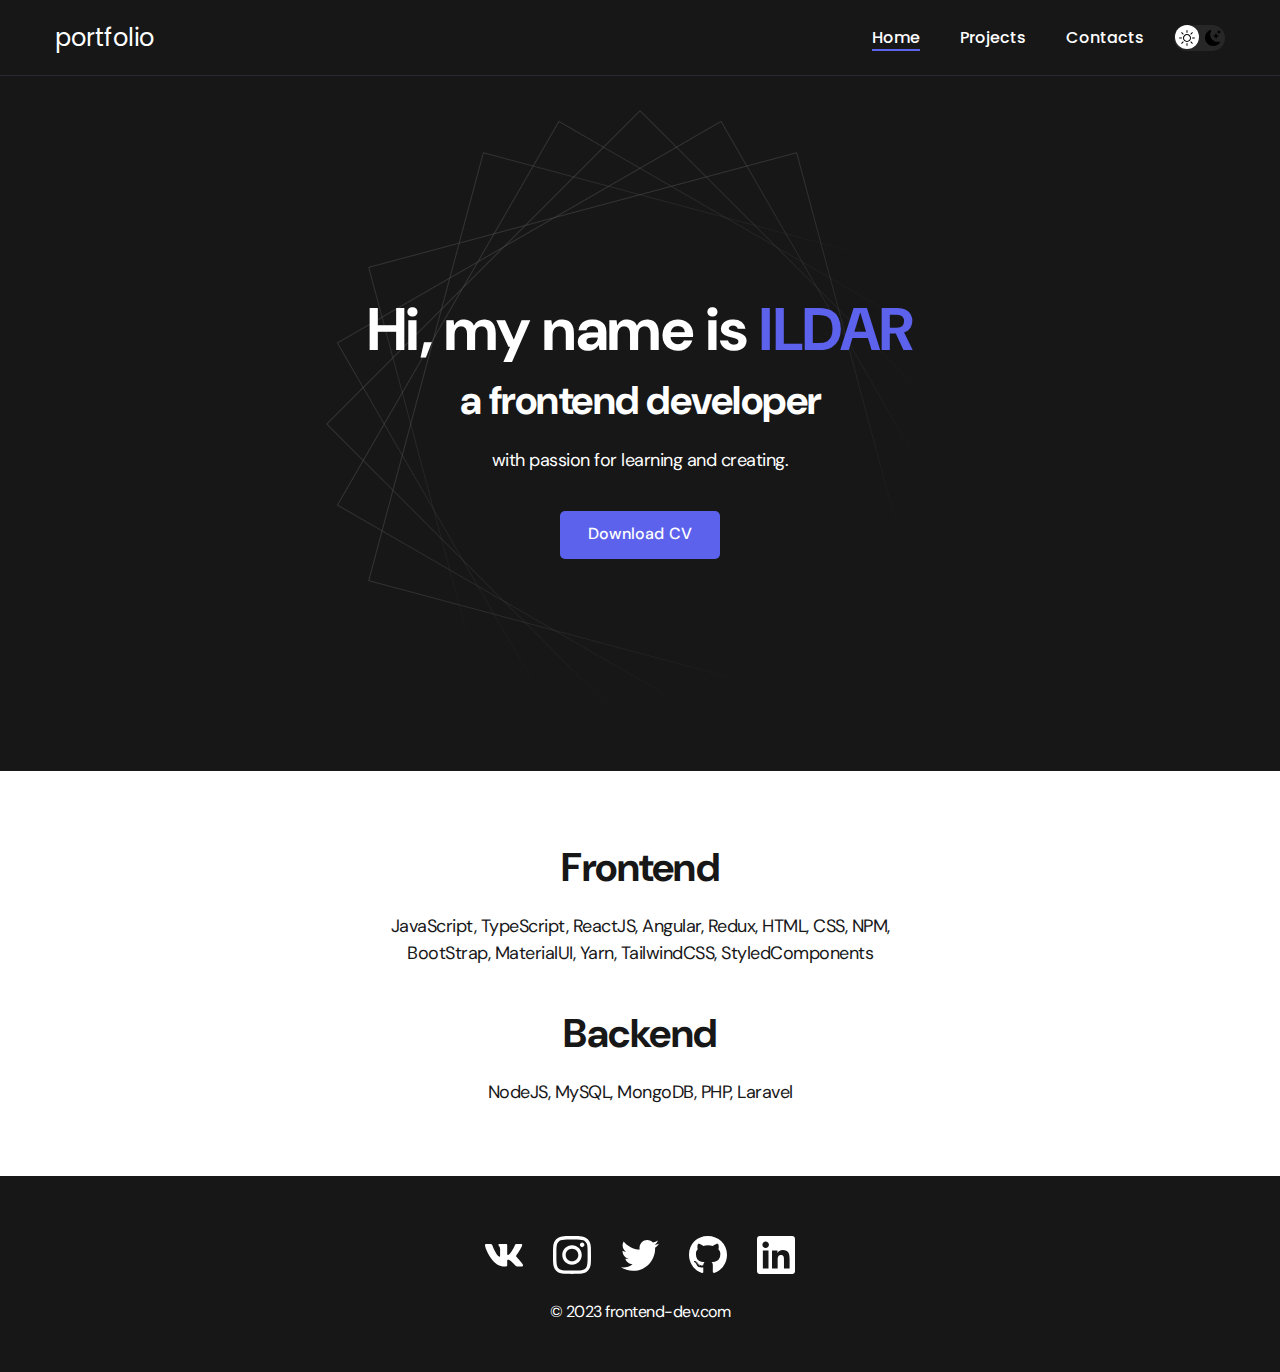
<file: index.html>
<!DOCTYPE html>
<html lang="en">
    <head>
        <meta charset="UTF-8" />
        <meta http-equiv="X-UA-Compatible" content="IE=edge" />
        <meta name="viewport" content="width=device-width, initial-scale=1.0" />
        <title>Portfolio - JS</title>
        <link rel="stylesheet" href="./css/main.css" />
    </head>
    <body>
        <nav class="nav">
            <div class="container">
                <div class="nav-row">
                    <a href="./index.html" class="logo">portfolio</a>

                    <ul class="nav-list">
                        <li class="nav-list__item">
                            <a
                                href="./index.html"
                                class="nav-list__link nav-list__link--active"
                                >Home</a
                            >
                        </li>
                        <li class="nav-list__item">
                            <a href="./projects.html" class="nav-list__link"
                                >Projects</a
                            >
                        </li>
                        <li class="nav-list__item">
                            <a href="./contacts.html" class="nav-list__link"
                                >Contacts</a
                            >
                        </li>
                    </ul>

                    <button class="button">
                        <img class="test-1" src="./img/icons/sun.svg" alt="" />
                        <img class="test-2" src="./img/icons/moon.svg" alt="" />
                    </button>
                </div>
            </div>
        </nav>

        <header class="header">
            <div class="header__wrapper">
                <h1 class="header__title">
                    <strong>Hi, my name is <em>ILDAR</em></strong
                    ><br />
                    a frontend developer
                </h1>
                <div class="header__text">
                    <p>with passion for learning and creating.</p>
                </div>
                <a href="#!" class="btn">Download CV</a>
            </div>
        </header>

        <main class="section">
            <div class="container">
                <ul class="content-list">
                    <li class="content-list__item">
                        <h2 class="title-2">Frontend</h2>
                        <p>
                            JavaScript, TypeScript, ReactJS, Angular, Redux,
                            HTML, CSS, NPM, BootStrap, MaterialUI, Yarn,
                            TailwindCSS, StyledComponents
                        </p>
                    </li>
                    <li class="content-list__item">
                        <h2 class="title-2">Backend</h2>
                        <p>NodeJS, MySQL, MongoDB, PHP, Laravel</p>
                    </li>
                </ul>
            </div>
        </main>

        <footer class="footer">
            <div class="container">
                <div class="footer__wrapper">
                    <ul class="social">
                        <li class="social__item">
                            <a href="#!"
                                ><img src="./img/icons/vk.svg" alt="Link"
                            /></a>
                        </li>
                        <li class="social__item">
                            <a href="#!"
                                ><img
                                    src="./img/icons/instagram.svg"
                                    alt="Link"
                            /></a>
                        </li>
                        <li class="social__item">
                            <a href="#!"
                                ><img src="./img/icons/twitter.svg" alt="Link"
                            /></a>
                        </li>
                        <li class="social__item">
                            <a href="#!"
                                ><img src="./img/icons/gitHub.svg" alt="Link"
                            /></a>
                        </li>
                        <li class="social__item">
                            <a href="#!"
                                ><img src="./img/icons/linkedIn.svg" alt="Link"
                            /></a>
                        </li>
                    </ul>
                    <div class="copyright">
                        <p>© 2023 frontend-dev.com</p>
                    </div>
                </div>
            </div>
        </footer>

        <script src="./js/main.js"></script>
    </body>
</html>
</file>
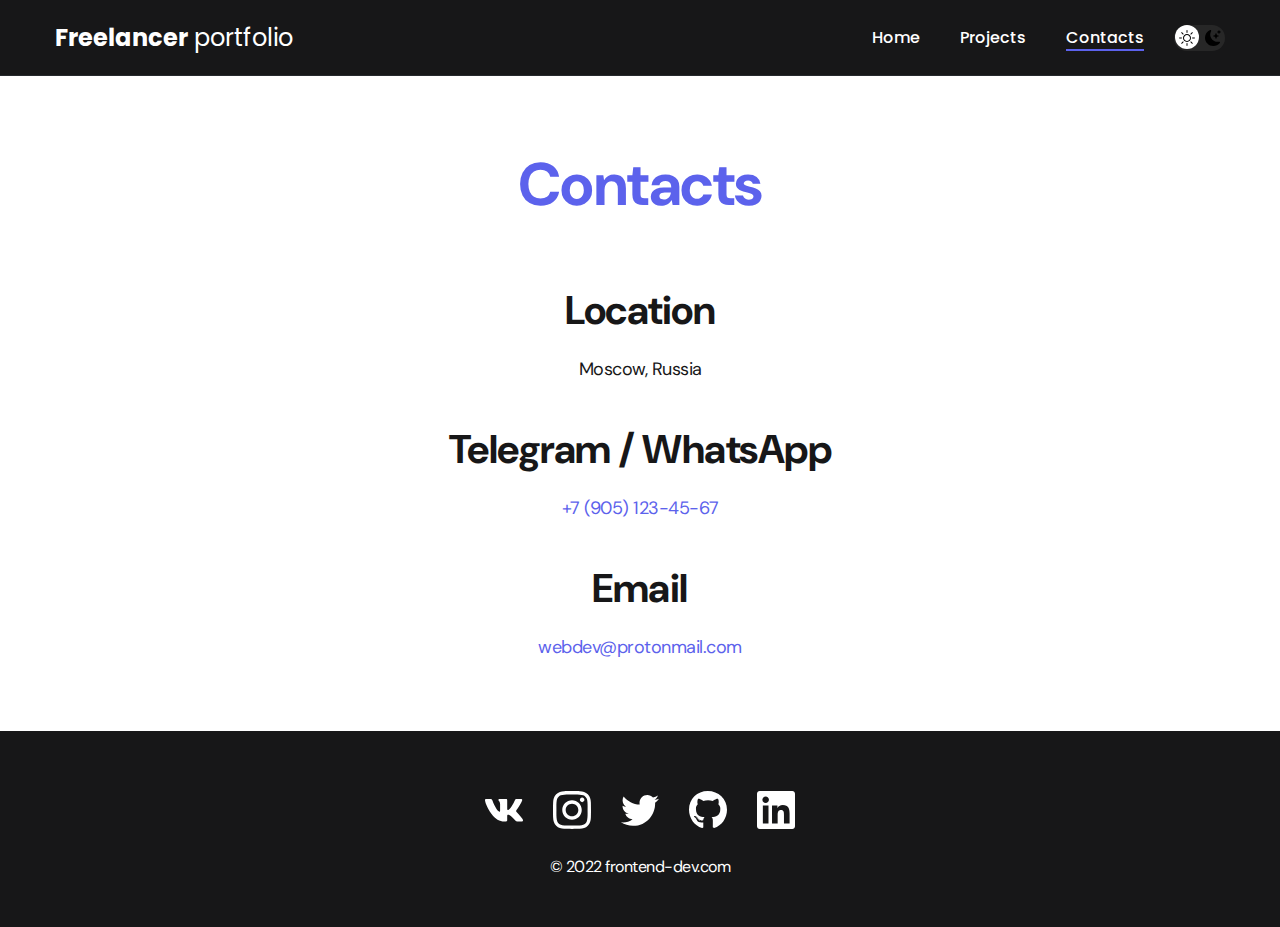
<file: contacts.html>
<!DOCTYPE html>
<html lang="en">
    <head>
        <meta charset="UTF-8" />
        <meta http-equiv="X-UA-Compatible" content="IE=edge" />
        <meta name="viewport" content="width=device-width, initial-scale=1.0" />
        <title>Freelancer portfolio</title>
        <link rel="stylesheet" href="./css/main.css" />
    </head>
    <body>
        <nav class="nav">
            <div class="container">
                <div class="nav-row">
                    <a href="./index.html" class="logo"
                        ><strong>Freelancer</strong> portfolio</a
                    >

                    <ul class="nav-list">
                        <li class="nav-list__item">
                            <a href="./index.html" class="nav-list__link"
                                >Home</a
                            >
                        </li>
                        <li class="nav-list__item">
                            <a href="./projects.html" class="nav-list__link"
                                >Projects</a
                            >
                        </li>
                        <li class="nav-list__item">
                            <a
                                href="./contacts.html"
                                class="nav-list__link nav-list__link--active"
                                >Contacts</a
                            >
                        </li>
                    </ul>

                    <button class="button">
                        <img src="./img/icons/sun.svg" alt="" />
                        <img src="./img/icons/moon.svg" alt="" />
                    </button>
                </div>
            </div>
        </nav>

        <main class="section">
            <div class="container">
                <h1 class="title-1">Contacts</h1>

                <ul class="content-list">
                    <li class="content-list__item">
                        <h2 class="title-2">Location</h2>
                        <p>Moscow, Russia</p>
                    </li>
                    <li class="content-list__item">
                        <h2 class="title-2">Telegram / WhatsApp</h2>
                        <p><a href="tel:+79051234567">+7 (905) 123-45-67</a></p>
                    </li>
                    <li class="content-list__item">
                        <h2 class="title-2">Email</h2>
                        <p>
                            <a href="mailto:webdev@protonmail.com"
                                >webdev@protonmail.com</a
                            >
                        </p>
                    </li>
                </ul>
            </div>
        </main>

        <footer class="footer">
            <div class="container">
                <div class="footer__wrapper">
                    <ul class="social">
                        <li class="social__item">
                            <a href="#!"
                                ><img src="./img/icons/vk.svg" alt="Link"
                            /></a>
                        </li>
                        <li class="social__item">
                            <a href="#!"
                                ><img
                                    src="./img/icons/instagram.svg"
                                    alt="Link"
                            /></a>
                        </li>
                        <li class="social__item">
                            <a href="#!"
                                ><img src="./img/icons/twitter.svg" alt="Link"
                            /></a>
                        </li>
                        <li class="social__item">
                            <a href="#!"
                                ><img src="./img/icons/gitHub.svg" alt="Link"
                            /></a>
                        </li>
                        <li class="social__item">
                            <a href="#!"
                                ><img src="./img/icons/linkedIn.svg" alt="Link"
                            /></a>
                        </li>
                    </ul>
                    <div class="copyright">
                        <p>© 2022 frontend-dev.com</p>
                    </div>
                </div>
            </div>
        </footer>

        <script src="./js/main.js"></script>
    </body>
</html>
</file>
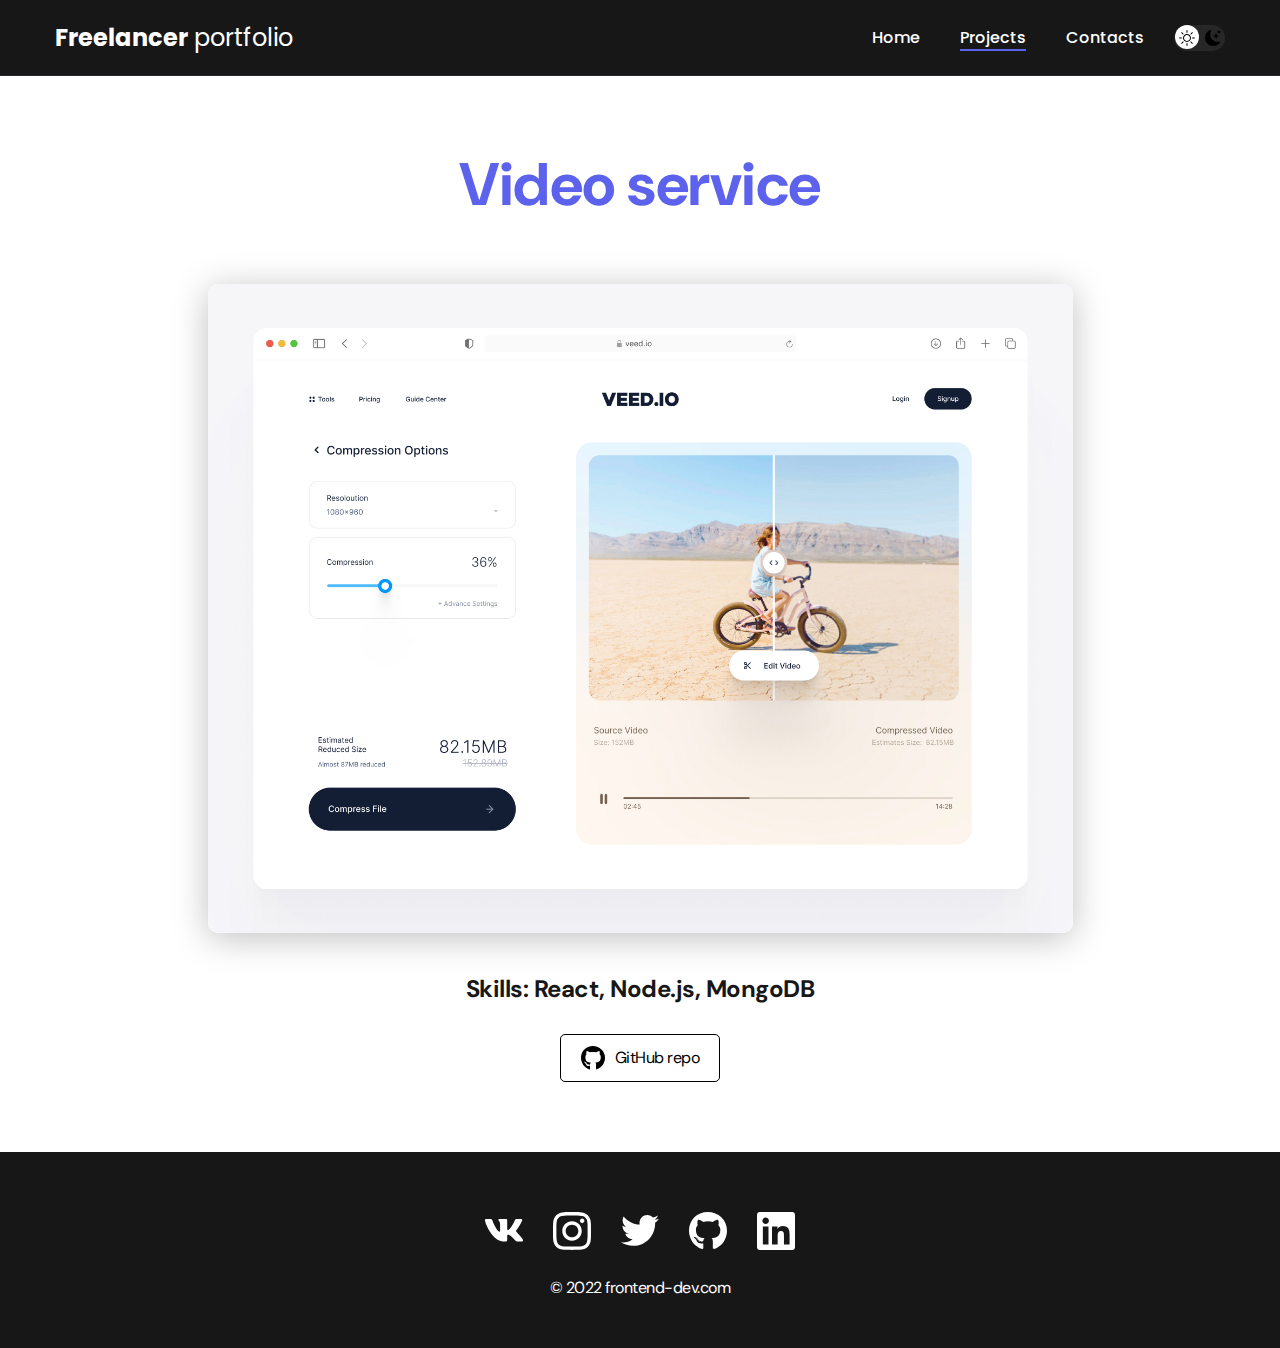
<file: project-page.html>
<!DOCTYPE html>
<html lang="en">
    <head>
        <meta charset="UTF-8" />
        <meta http-equiv="X-UA-Compatible" content="IE=edge" />
        <meta name="viewport" content="width=device-width, initial-scale=1.0" />
        <title>Freelancer portfolio</title>
        <link rel="stylesheet" href="./css/main.css" />
    </head>
    <body>
        <nav class="nav">
            <div class="container">
                <div class="nav-row">
                    <a href="./index.html" class="logo"
                        ><strong>Freelancer</strong> portfolio</a
                    >

                    <ul class="nav-list">
                        <li class="nav-list__item">
                            <a href="./index.html" class="nav-list__link"
                                >Home</a
                            >
                        </li>
                        <li class="nav-list__item">
                            <a
                                href="./projects.html"
                                class="nav-list__link nav-list__link--active"
                                >Projects</a
                            >
                        </li>
                        <li class="nav-list__item">
                            <a href="./contacts.html" class="nav-list__link"
                                >Contacts</a
                            >
                        </li>
                    </ul>
                    <button class="button">
                        <img src="./img/icons/sun.svg" alt="" />
                        <img src="./img/icons/moon.svg" alt="" />
                    </button>
                </div>
            </div>
        </nav>

        <main class="section">
            <div class="container">
                <div class="project-details">
                    <h1 class="title-1">Video service</h1>

                    <img
                        src="./img/projects/02-big.jpg"
                        alt=""
                        class="project-details__cover"
                    />

                    <div class="project-details__desc">
                        <p>Skills: React, Node.js, MongoDB</p>
                    </div>

                    <a href="#!" class="btn-outline">
                        <img src="./img/icons/gitHub-black.svg" alt="" />
                        GitHub repo
                    </a>
                </div>
            </div>
        </main>

        <footer class="footer">
            <div class="container">
                <div class="footer__wrapper">
                    <ul class="social">
                        <li class="social__item">
                            <a href="#!"
                                ><img src="./img/icons/vk.svg" alt="Link"
                            /></a>
                        </li>
                        <li class="social__item">
                            <a href="#!"
                                ><img
                                    src="./img/icons/instagram.svg"
                                    alt="Link"
                            /></a>
                        </li>
                        <li class="social__item">
                            <a href="#!"
                                ><img src="./img/icons/twitter.svg" alt="Link"
                            /></a>
                        </li>
                        <li class="social__item">
                            <a href="#!"
                                ><img src="./img/icons/gitHub.svg" alt="Link"
                            /></a>
                        </li>
                        <li class="social__item">
                            <a href="#!"
                                ><img src="./img/icons/linkedIn.svg" alt="Link"
                            /></a>
                        </li>
                    </ul>
                    <div class="copyright">
                        <p>© 2022 frontend-dev.com</p>
                    </div>
                </div>
            </div>
        </footer>

        <script src="./js/main.js"></script>
    </body>
</html>
</file>
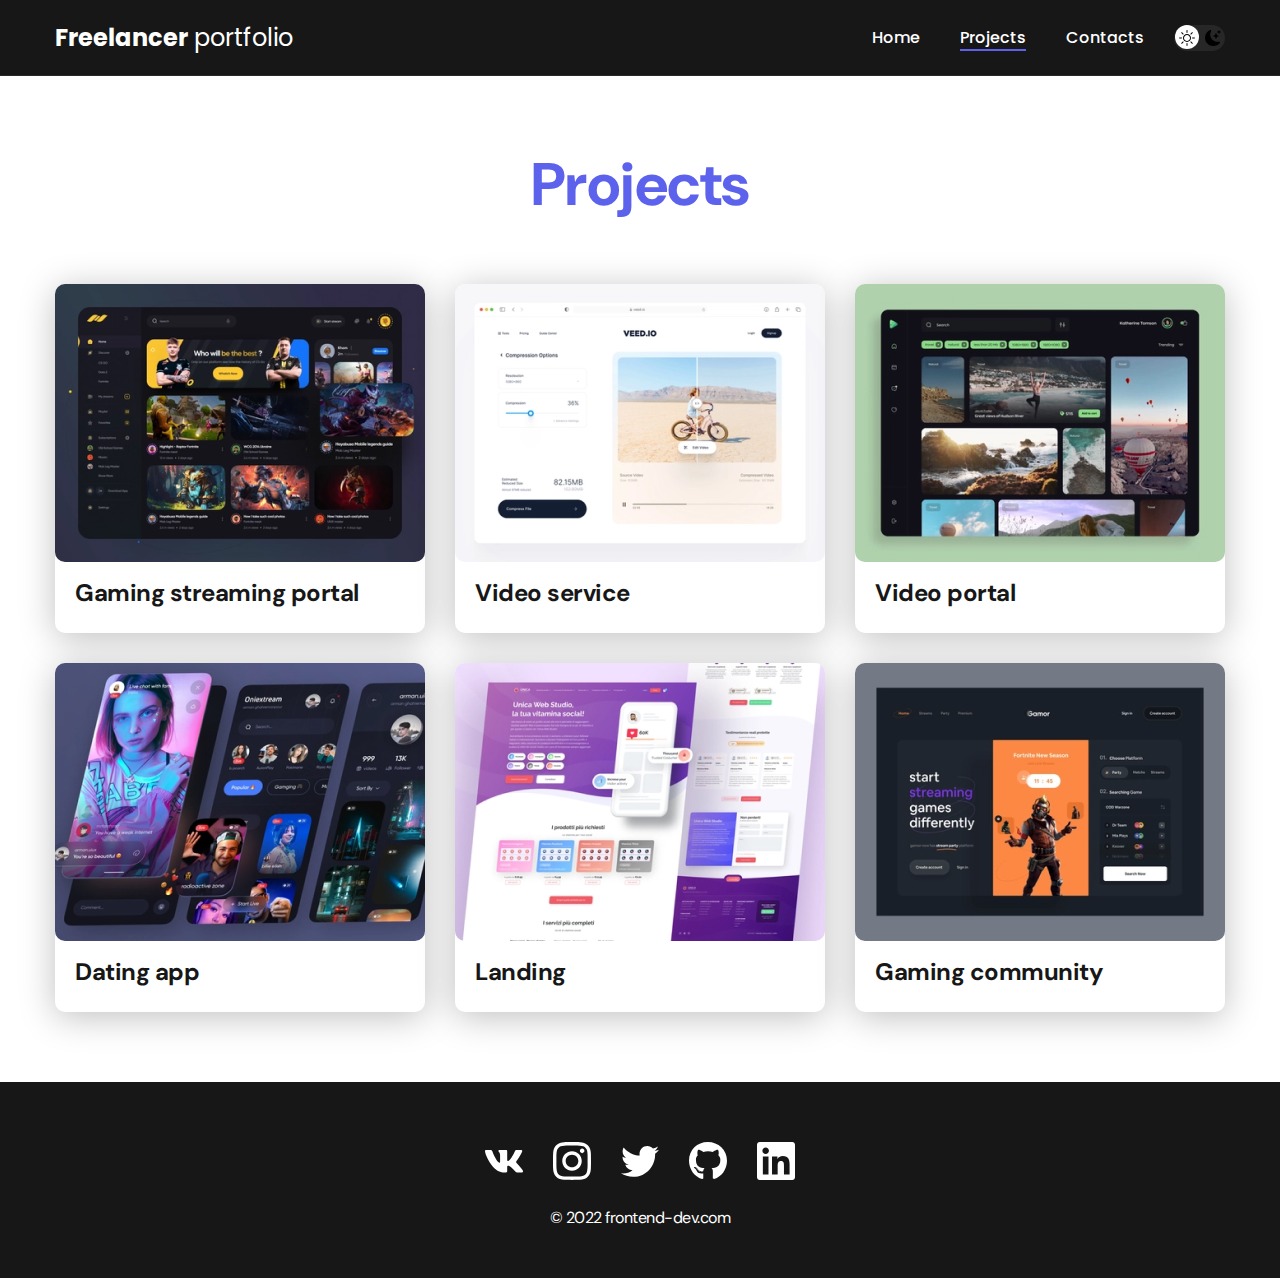
<file: projects.html>
<!DOCTYPE html>
<html lang="en">
    <head>
        <meta charset="UTF-8" />
        <meta http-equiv="X-UA-Compatible" content="IE=edge" />
        <meta name="viewport" content="width=device-width, initial-scale=1.0" />
        <title>Freelancer portfolio</title>
        <link rel="stylesheet" href="./css/main.css" />
    </head>
    <body>
        <nav class="nav">
            <div class="container">
                <div class="nav-row">
                    <a href="./index.html" class="logo"
                        ><strong>Freelancer</strong> portfolio</a
                    >

                    <ul class="nav-list">
                        <li class="nav-list__item">
                            <a href="./index.html" class="nav-list__link"
                                >Home</a
                            >
                        </li>
                        <li class="nav-list__item">
                            <a
                                href="./projects.html"
                                class="nav-list__link nav-list__link--active"
                                >Projects</a
                            >
                        </li>
                        <li class="nav-list__item">
                            <a href="./contacts.html" class="nav-list__link"
                                >Contacts</a
                            >
                        </li>
                    </ul>
                    <button class="button">
                        <img src="./img/icons/sun.svg" alt="" />
                        <img src="./img/icons/moon.svg" alt="" />
                    </button>
                </div>
            </div>
        </nav>

        <main class="section">
            <div class="container">
                <h2 class="title-1">Projects</h2>
                <ul class="projects">
                    <li class="project">
                        <a href="./project-page.html">
                            <img
                                src="./img/projects/01.jpg"
                                alt="Project img"
                                class="project__img"
                            />
                            <h3 class="project__title">
                                Gaming streaming portal
                            </h3>
                        </a>
                    </li>
                    <li class="project">
                        <a href="./project-page.html">
                            <img
                                src="./img/projects/02.jpg"
                                alt="Project img"
                                class="project__img"
                            />
                            <h3 class="project__title">Video service</h3>
                        </a>
                    </li>
                    <li class="project">
                        <a href="./project-page.html">
                            <img
                                src="./img/projects/03.jpg"
                                alt="Project img"
                                class="project__img"
                            />
                            <h3 class="project__title">Video portal</h3>
                        </a>
                    </li>

                    <li class="project">
                        <img
                            src="./img/projects/04.jpg"
                            alt="Project img"
                            class="project__img"
                        />
                        <h3 class="project__title">Dating app</h3>
                    </li>
                    <li class="project">
                        <img
                            src="./img/projects/05.jpg"
                            alt="Project img"
                            class="project__img"
                        />
                        <h3 class="project__title">Landing</h3>
                    </li>
                    <li class="project">
                        <img
                            src="./img/projects/06.jpg"
                            alt="Project img"
                            class="project__img"
                        />
                        <h3 class="project__title">Gaming community</h3>
                    </li>
                </ul>
            </div>
        </main>

        <footer class="footer">
            <div class="container">
                <div class="footer__wrapper">
                    <ul class="social">
                        <li class="social__item">
                            <a href="#!"
                                ><img src="./img/icons/vk.svg" alt="Link"
                            /></a>
                        </li>
                        <li class="social__item">
                            <a href="#!"
                                ><img
                                    src="./img/icons/instagram.svg"
                                    alt="Link"
                            /></a>
                        </li>
                        <li class="social__item">
                            <a href="#!"
                                ><img src="./img/icons/twitter.svg" alt="Link"
                            /></a>
                        </li>
                        <li class="social__item">
                            <a href="#!"
                                ><img src="./img/icons/gitHub.svg" alt="Link"
                            /></a>
                        </li>
                        <li class="social__item">
                            <a href="#!"
                                ><img src="./img/icons/linkedIn.svg" alt="Link"
                            /></a>
                        </li>
                    </ul>
                    <div class="copyright">
                        <p>© 2022 frontend-dev.com</p>
                    </div>
                </div>
            </div>
        </footer>

        <script src="./js/main.js"></script>
    </body>
</html>
</file>
<file: css/main.css>
@import "./reset.css";
@import url("https://fonts.googleapis.com/css2?family=DM+Sans:wght@400;500;700&family=Poppins:wght@400;500;700&display=swap");

:root {
    /* Colors */
    --blackpure: #000;
    --black: #171718;
    --black-border: #26292d;
    --white: #fff;
    --purple: #5c62ec;
    --red: red;

    /* Nav */
    --nav-bg: var(--black);
    --nav-border: var(--black-border);
    --nav-text: var(--white);

    /* Header */
    --header-bg: var(--black);
    --header-text: var(--white);

    /* Footer */
    --footer-bg: var(--black);
    --footer-text: var(--white);

    /* Light mode */
    --page-bg: var(--white);
    --text-color: var(--black);
    --accent: var(--purple);
    --title-1: var(--accent);

    --project-card-bg: var(--white);
    --project-card-text: var(--black);
    --box-shadow: 0px 5px 35px rgba(0, 0, 0, 0.25);

    /* Title */
    --title-color: var(--red);
}

.dark {
    /* Dark mode */
    --page-bg: #252526;
    --text-color: var(--white);

    --title-1: var(--white);

    --project-card-bg: var(--black);
    --project-card-text: var(--white);
    --box-shadow: 0px 5px 35px rgba(0, 0, 0, 0.8);
}

html,
body {
    display: flex;
    flex-direction: column;
    min-height: 100vh;

    font-family: "DM Sans", sans-serif;
    letter-spacing: -0.5px;

    /* Light mode */
    background-color: var(--page-bg);
    color: var(--text-color);
}

/* General */

.container {
    margin: 0 auto;
    padding: 0 15px;
    max-width: 1200px;
}

.none {
    display: none !important;
}

.section {
    padding: 70px 0;
}

.title-1 {
    margin-bottom: 60px;

    font-size: 60px;
    font-weight: 700;
    line-height: 1.3;
    color: var(--title-1);
    text-align: center;
}

.title-2 {
    margin-bottom: 20px;

    font-size: 40px;
    font-weight: 700;
    line-height: 1.3;
}

/* Nav */

.nav {
    width: 100%;
    padding: 20px 0;
    background-color: var(--nav-bg);
    border-bottom: 1px solid var(--nav-border);
    color: var(--nav-text);
    letter-spacing: normal;
}

.nav-row {
    display: flex;
    justify-content: flex-end;
    align-items: center;
    column-gap: 30px;
    row-gap: 20px;
    flex-wrap: wrap;
}

.logo {
    margin-right: auto;
    color: var(--nav-text);
    font-size: 24px;
    font-family: "Poppins", sans-serif;
}

.logo strong {
    font-weight: 700;
}

.nav-list {
    display: flex;
    flex-wrap: wrap;
    row-gap: 10px;
    align-items: center;
    column-gap: 40px;
    font-size: 16px;
    font-weight: 500;
    font-family: "Poppins", sans-serif;
}

.nav-list__link {
    color: var(--nav-text);
    transition: opacity 0.2s ease-in;
}

.nav-list__link:hover {
    opacity: 0.8;
}

.nav-list__link--active {
    position: relative;
}

.nav-list__link--active::before {
    content: "";

    position: absolute;
    left: 0;
    top: 100%;

    display: block;
    height: 2px;
    width: 100%;
    background-color: var(--accent);
}

/* Header */

.header {
    padding: 40px 0;
    min-height: 695px;

    display: flex;
    justify-content: center;
    align-items: center;

    background-color: var(--header-bg);
    background-image: url("./../img/header-bg.png");
    background-repeat: no-repeat;
    background-size: auto;
    background-position: center center;

    color: var(--header-text);
    text-align: center;
}

.header__wrapper {
    padding: 0 15px;
    max-width: 660px;
}

.header__title {
    margin-bottom: 20px;
    font-size: 40px;
    font-weight: 700;
    line-height: 1.4;
}

.header__title strong {
    font-size: 60px;
    font-weight: 700;
}

.header__title em {
    font-style: normal;
    color: var(--accent);
}

.header__text {
    margin-bottom: 40px;
    font-size: 18px;
    line-height: 1.333;
}

.header__text p + p {
    margin-top: 0.5em;
}

/* Btn */

.btn {
    display: inline-block;
    height: 48px;
    padding: 12px 28px;

    border-radius: 5px;
    background-color: var(--accent);
    color: var(--white);
    letter-spacing: 0.15px;
    font-size: 16px;
    font-weight: 500;

    transition: opacity 0.2s ease-in;
}

.btn:hover {
    opacity: 0.8;
}

.btn:active {
    position: relative;
    top: 1px;
}

/* Btn outline */

.btn-outline {
    display: flex;
    column-gap: 10px;
    align-items: center;

    height: 48px;
    padding: 12px 20px;

    border-radius: 5px;
    border: 1px solid #000;
    background-color: #fff;
    color: #000;

    transition: opacity 0.2s ease-in;
}

.btn-outline:hover {
    opacity: 0.8;
}

.btn-outline:active {
    position: relative;
    top: 1px;
}

/* Projects  */

.projects {
    display: flex;
    justify-content: center;
    flex-wrap: wrap;
    column-gap: 30px;
    row-gap: 30px;
}

.project {
    max-width: 370px;
    background-color: var(--project-card-bg);
    box-shadow: var(--box-shadow);
    border-radius: 10px;
}

.project__img {
    border-radius: 10px;
}

.project__title {
    padding: 15px 20px 25px;
    font-weight: 700;
    font-size: 24px;
    line-height: 1.3;
    color: var(--project-card-text);
}

/* Project details */

.project-details {
    margin: 0 auto;
    max-width: 865px;

    display: flex;
    flex-direction: column;
    align-items: center;

    text-align: center;
}

.project-details__cover {
    max-width: 100%;
    margin-bottom: 40px;

    box-shadow: var(--box-shadow);
    border-radius: 10px;
}

.project-details__desc {
    margin-bottom: 30px;

    font-weight: 700;
    font-size: 24px;
    line-height: 1.3;
}

/* Content list */

.content-list {
    margin: 0 auto;
    max-width: 570px;
    display: flex;
    flex-direction: column;
    align-items: center;
    row-gap: 40px;
    text-align: center;
}

.content-list a {
    color: var(--accent);
}

.content-list__item {
    font-size: 18px;
    line-height: 1.5;
}

.content-list__item p + p {
    margin-top: 0.5em;
}

/* Footer */

.footer {
    margin-top: auto;
    padding: 60px 0 50px;
    background-color: var(--footer-bg);
    color: var(--footer-text);
}

.footer__wrapper {
    display: flex;
    flex-direction: column;
    align-items: center;
    row-gap: 27px;
}

.social {
    display: flex;
    column-gap: 30px;
    align-items: center;
}

.copyright {
    font-size: 16px;
}

.copyright p + p {
    margin-top: 0.5em;
}

/* button black-theme  */
.button {
    position: relative;
    display: flex;
    justify-content: space-between;
    background-color: #272727;
    width: 51px;
    height: 26px;
    border-radius: 50px;
}

.button img {
    padding: 5px;
    z-index: 10;
}

.button::before {
    position: absolute;
    content: "";
    background-color: #fff;
    width: 24px;
    height: 24px;
    border-radius: 50%;
    top: 0;
    left: 1px;
    transition: 0.15s left linear 0.15s;
}

.button-dark--active::before {
    left: 27px;
}

@media (max-width: 620px) {
    /* Header  */

    .header {
        min-height: unset;
    }

    .header__title {
        font-size: 30px;
    }

    .header__title strong {
        font-size: 40px;
    }

    /* Nav */

    .nav-row {
        justify-content: space-between;
    }

    .dark-mode-btn {
        order: 0;
    }

    /* General */

    .section {
        padding: 40px 0;
    }

    .title-1 {
        margin-bottom: 30px;
        font-size: 40px;
    }

    .title-2 {
        margin-bottom: 10px;
        font-size: 30px;
    }

    /* Projects */

    .project__title {
        font-size: 22px;
    }

    /* Project page */

    .project-details__desc {
        margin-bottom: 20px;
        font-size: 22px;
    }

    /* Content List */

    .content-list {
        row-gap: 20px;
    }

    .content-list__item {
        font-size: 16px;
    }

    /* Footer */

    .footer {
        padding: 40px 0 30px;
    }

    .footer__wrapper {
        row-gap: 20px;
    }

    /* Social */

    .social {
        column-gap: 20px;
    }

    .social__item {
        width: 28px;
    }
}
</file>
